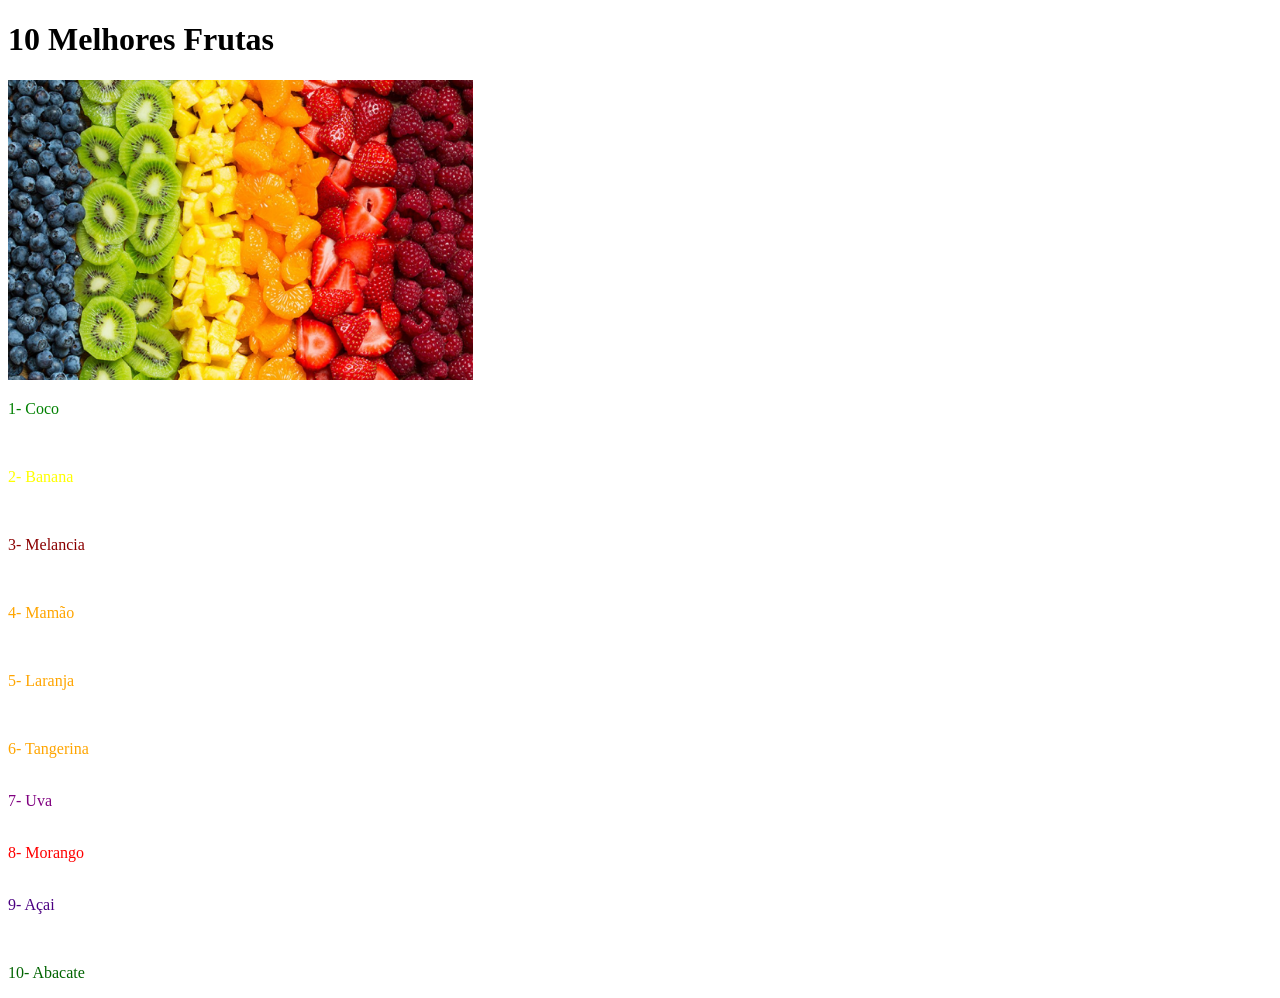
<file: HTML_CSS/best_fruits/index.html>
<!DOCTYPE html>
<html lang="en">
<head>
	<meta charset="UTF-8">
	<title>10 Melhores Frutas</title>
	</head>
		<body>
			<h1> 10 Melhores Frutas</h1>
            <header style="background-image:url('img/frutas.jpeg')"></header>
			<img src="img/frutas.jpeg" style="height:300px;">
 <br> <p style="Color:green">1- Coco <br></p>
 <br> <p style="Color:yellow">2- Banana <br></p>
 <br> <p style="Color:darkred">3- Melancia <br></p>
 <br> <p style="Color:orange">4- Mamão <br></p>
 <br> <p style="Color:orange">5- Laranja <br></p>
 <br> <p style="Color:orange">6- Tangerina <br>
 <br> <p style="Color:purple">7- Uva <br>
 <br> <p style="Color:red">8- Morango <br>
 <br> <p style="Color:indigo">9- Açai <br></p>
 <br> <p style="Color:darkgreen">10- Abacate <br></p>
			</body>
				</html>
</file>
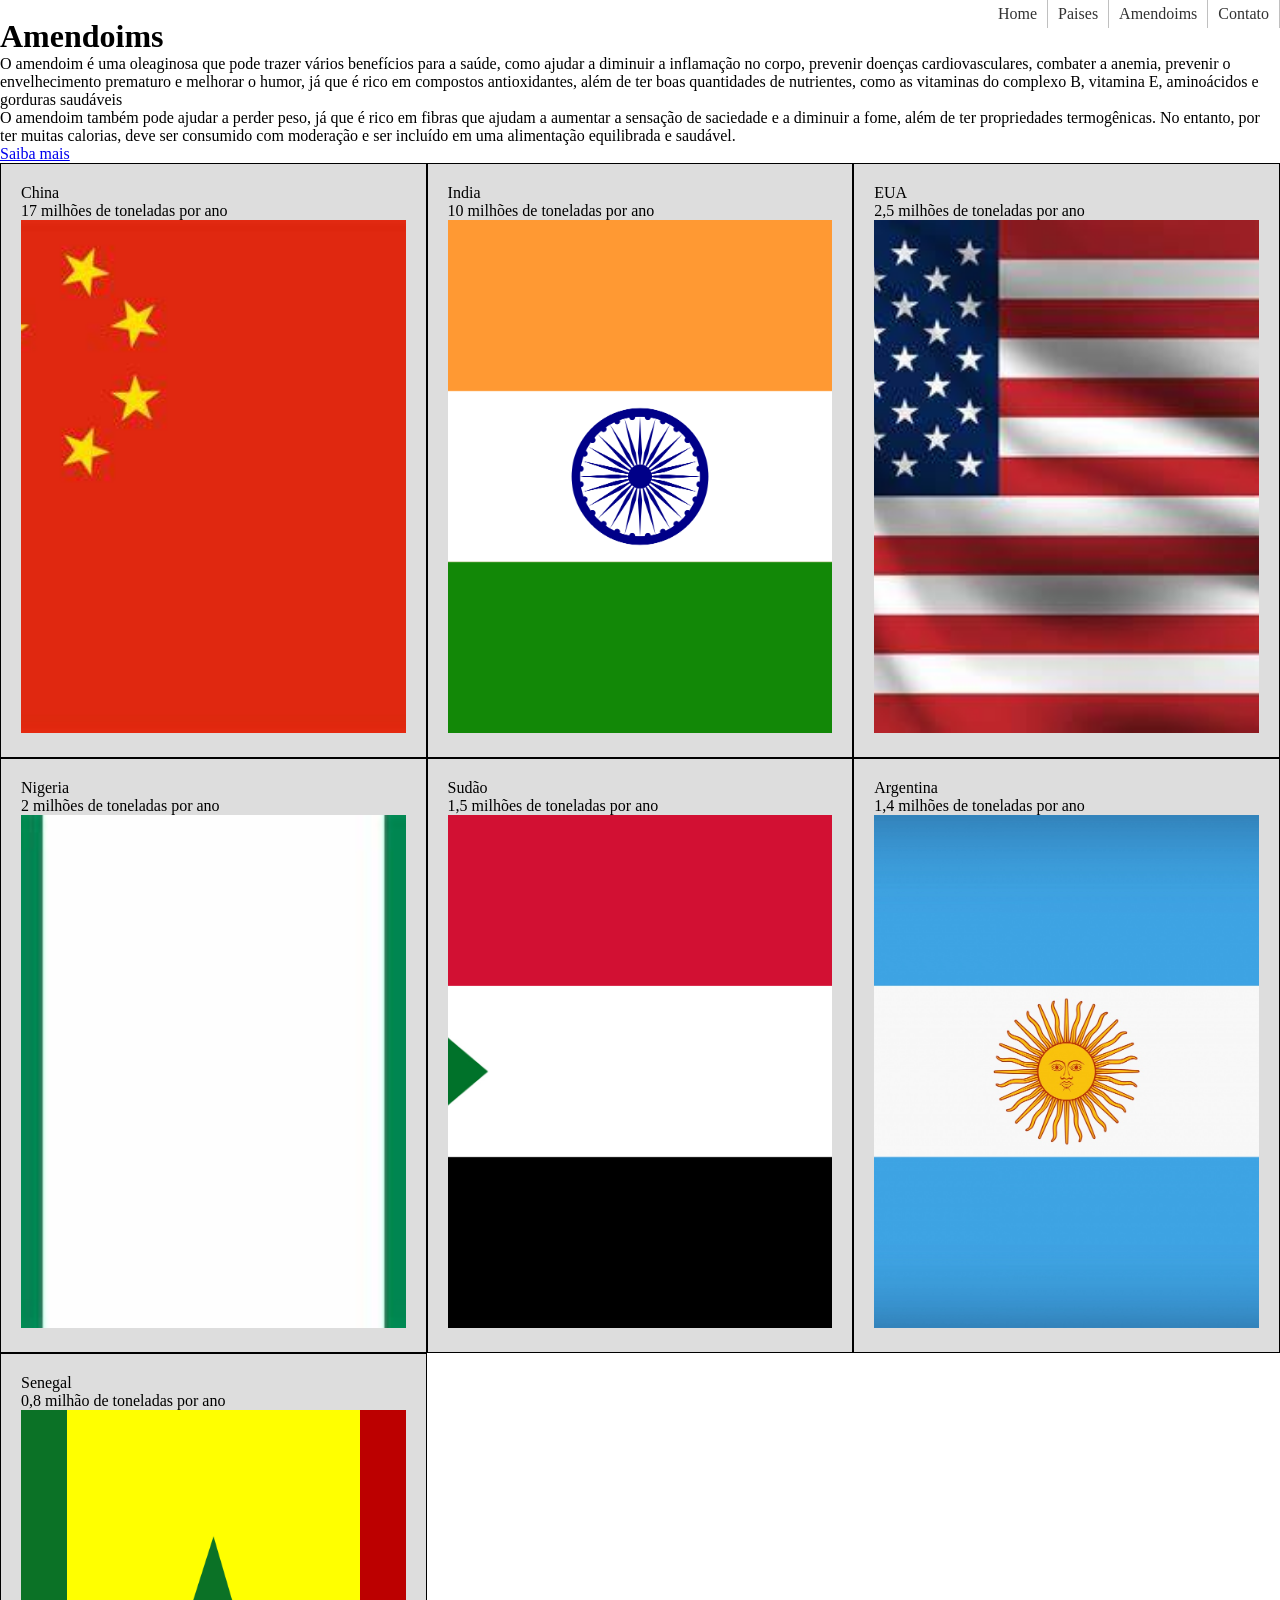
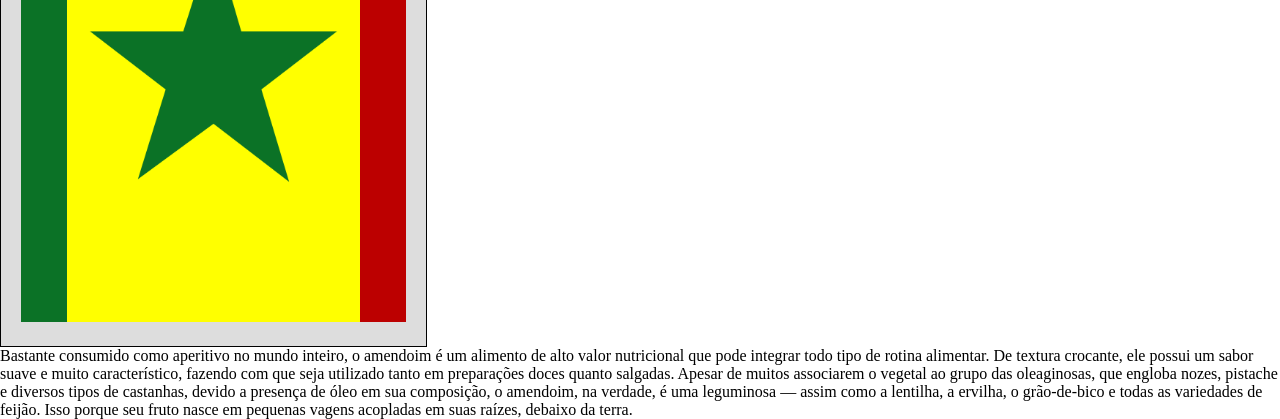
<file: HTML_CSS/peanuts_websites/Amendoims/index.html>
<!DOCTYPE html>
<html>
<head>
<meta charset="utf-8">
<meta name="viewport" content="width=device-width, initial-scale=1">
<link rel="stylesheet" type="text/css" href="Menu.css" media="screen" />
<title>amendoim</title>
<style>
		*{
			box-sizing: border-box;
		}
		.box{
			float: left;
			width: 33.33%;
			padding: 20px;
			background-color: #ddd;
			border: 1px solid black;
		}
		.box img{
			width: 100%;
			aspect-ratio: 3/4;
			object-fit: cover;
		}
	    .clearfix::after {
			content: "";
			clear: both;
			display: table;
		}
		.galeria {
			background-color: seagreen;
		}
		.titulo{
			font-size: 1.2em;
			border-bottom: ;
		}
		.Completo{
			display: block;
		}
		.Resumido{
			display: none;
		}

		@media screen and (max-width: 550px) {
			.box {
				float: left;
				width: 50%;
				padding: 10px;
				border: 1px solid black;
				background-color: #ddd;
			}
			.Completo{
				display: none;
			}
			.Resumido{
				display: block;
			}
	    }

</style>
</head>
<body>
<nav>
<ul class="menu">
<li><a href="#">Home</a></li>
<li><a href="#">Paises</a>
<ul>
<li><a href="#">China</a></li>
<li><a href="#">India</a></li>
<li><a href="#">EUA</a></li>
<li><a href="#">Nigeria</a></li>
<li><a href="#">Sudão</a></li>
<li><a href="#">Argentina</a></li>
</ul>
</li>
<li><a href="#">Amendoims</a></li>
<li><a href="#">Contato</a></li>
</ul>
</nav> <br>
<h1>Amendoims</h1>
<div class="Completo">
<p>
<p> O amendoim é uma oleaginosa que pode trazer vários benefícios para a saúde, como ajudar a diminuir a inflamação no corpo, prevenir doenças cardiovasculares, combater a anemia, prevenir o envelhecimento prematuro e melhorar o humor, já que é rico em compostos antioxidantes, além de ter boas quantidades de nutrientes, como as vitaminas do complexo B, vitamina E, aminoácidos e gorduras saudáveis
 
     <p>O amendoim também pode ajudar a perder peso, já que é rico em fibras que ajudam a aumentar a sensação de saciedade e a diminuir a fome, além de ter propriedades termogênicas. No entanto, por ter muitas calorias, deve ser consumido com moderação e ser incluído em uma alimentação equilibrada e saudável.
</p>
<a href="https://www.tuasaude.com/beneficios-do-amendoim/">Saiba mais</a>
</div>
<div class="Resumido">
<p>
			Esse alimento pode ser utilizado em várias receitas, como saladas, sobremesas, lanches, bolos e chocolates, além de também pode ser encontrado na forma de manteiga de amendoim, por exemplo, podendo ser facilmente encontrado nos supermercados.
</p>
<a href="https://www.minhavida.com.br/alimentacao/ingredientes/4668-amendoim">Saiba mais</a>
</div>

<section class="clearfix">
<div class ="box">
<p>China</p>
<p>17 milhões de toneladas por ano</p>
<img src="china.jpeg">
</div>

<div class="box">
<p>India</p>
<p>10 milhões de toneladas por ano</p>
<img src="india.png">
</div>

<div class="box">
<p>EUA</p>
<p>2,5 milhões de toneladas por ano</p>
<img src="eua.jpeg">
</div>

<div class="box">
<p>Nigeria<p>
<p>2 milhões de toneladas por ano<p>
<img src="nigeria.jpeg">
</div>

<div class="box">
<p>Sudão<p>
<p>1,5 milhões de toneladas por ano<p>
<img src="sudao.jpeg">
</div>

<div class="box">
<p>Argentina<p>
<p> 1,4 milhões de toneladas por ano<p>
<img src="argentina.jpeg">
</div>

<div class="box">
<p>Senegal<p>
<p>0,8 milhão de toneladas por ano<p>
<img src="senegal.png">
 
</div>
</section>
<p style="clear: left;">Bastante consumido como aperitivo no mundo inteiro, o amendoim é um alimento de alto valor nutricional que pode integrar todo tipo de rotina alimentar. De textura crocante, ele possui um sabor suave e muito característico, fazendo com que seja utilizado tanto em preparações doces quanto salgadas.

Apesar de muitos associarem o vegetal ao grupo das oleaginosas, que engloba nozes, pistache e diversos tipos de castanhas, devido a presença de óleo em sua composição, o amendoim, na verdade, é uma leguminosa — assim como a lentilha, a ervilha, o grão-de-bico e todas as variedades de feijão. Isso porque seu fruto nasce em pequenas vagens acopladas em suas raízes, debaixo da terra.</p>
</body>
</html>
</file>
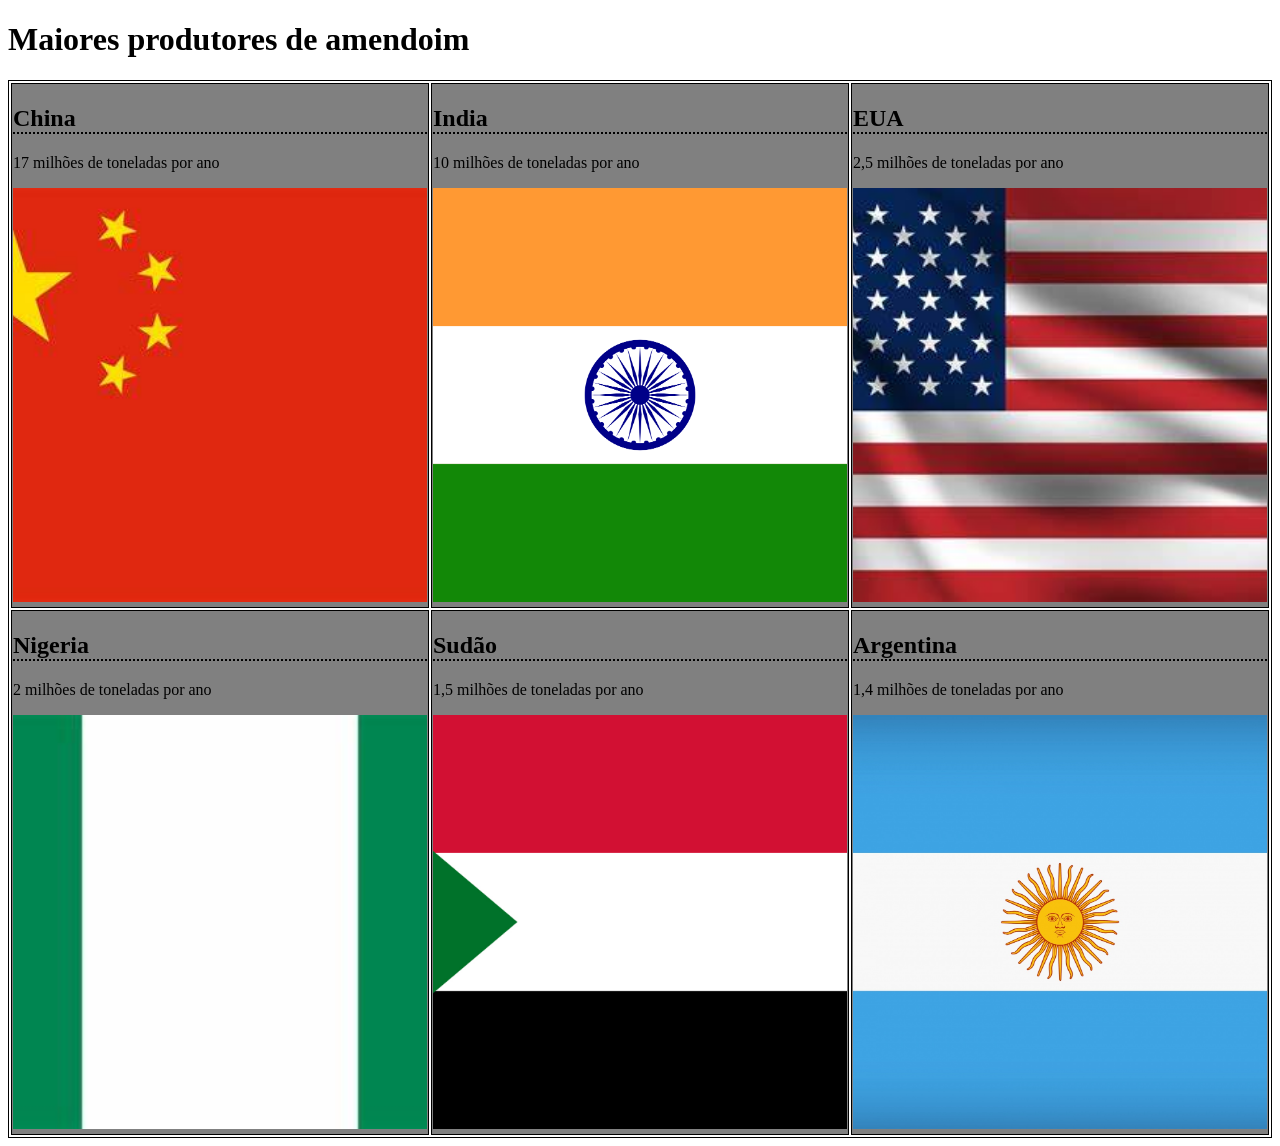
<file: HTML_CSS/peanuts_websites/Maiores produtores de amendoim/index.html>
<!DOCTYPE html>
<html>
<head>
	<meta charset="utf-8">
	<meta name="viewport" content="width=device-width, initial-scale=1">
	<title>Nothing</title>
	<style type="text/css">
		table{
			border: 1px solid;
			width: 100%;
		}

		td{
			border: 1px solid;
			width: 33.33%;
		}
		td{
			background-color: grey;
		}

		img {
			width:100%;
			aspect-ratio: 1/1;
			object-fit: cover;
		}
		h2 {
			border-bottom: 2px dotted black;	
		}

	</style>
</head>
<body>
	<h1>Maiores produtores de amendoim </h1>

	<table>
		<tr>
		   <td>
		     	<h2>China</h2>
		     	<p>17 milhões de toneladas por ano</p>
		     	<img src="china.jpeg">
		   </td>
		   <td>
		   	<h2>India</h2>
		     	<p>10 milhões de toneladas por ano</p>
		     	<img src="india.png">
		   </td>
		   <td>
		   	<h2>EUA</h2>
		     	<p>2,5 milhões de toneladas por ano</p>
		     	<img src="eua.jpeg">
		   </td>
		</tr>
		<tr>
		   <td><h2>Nigeria</h2>
		     	<p>2 milhões de toneladas por ano</p>
		     	<img src="nigeria.jpeg">
		     </td>
		   <td>
		   	<h2>Sudão</h2>
		     	<p>1,5 milhões de toneladas por ano</p>
		     	<img src="sudao.jpeg">
		   </td>
		   <td>
		   	<h2>Argentina</h2>
		     	<p>1,4 milhões de toneladas por ano</p>
		     	<img src="argentina.jpeg">
		   </td>
		</tr>

	</table>

</body>
</html>
</file>
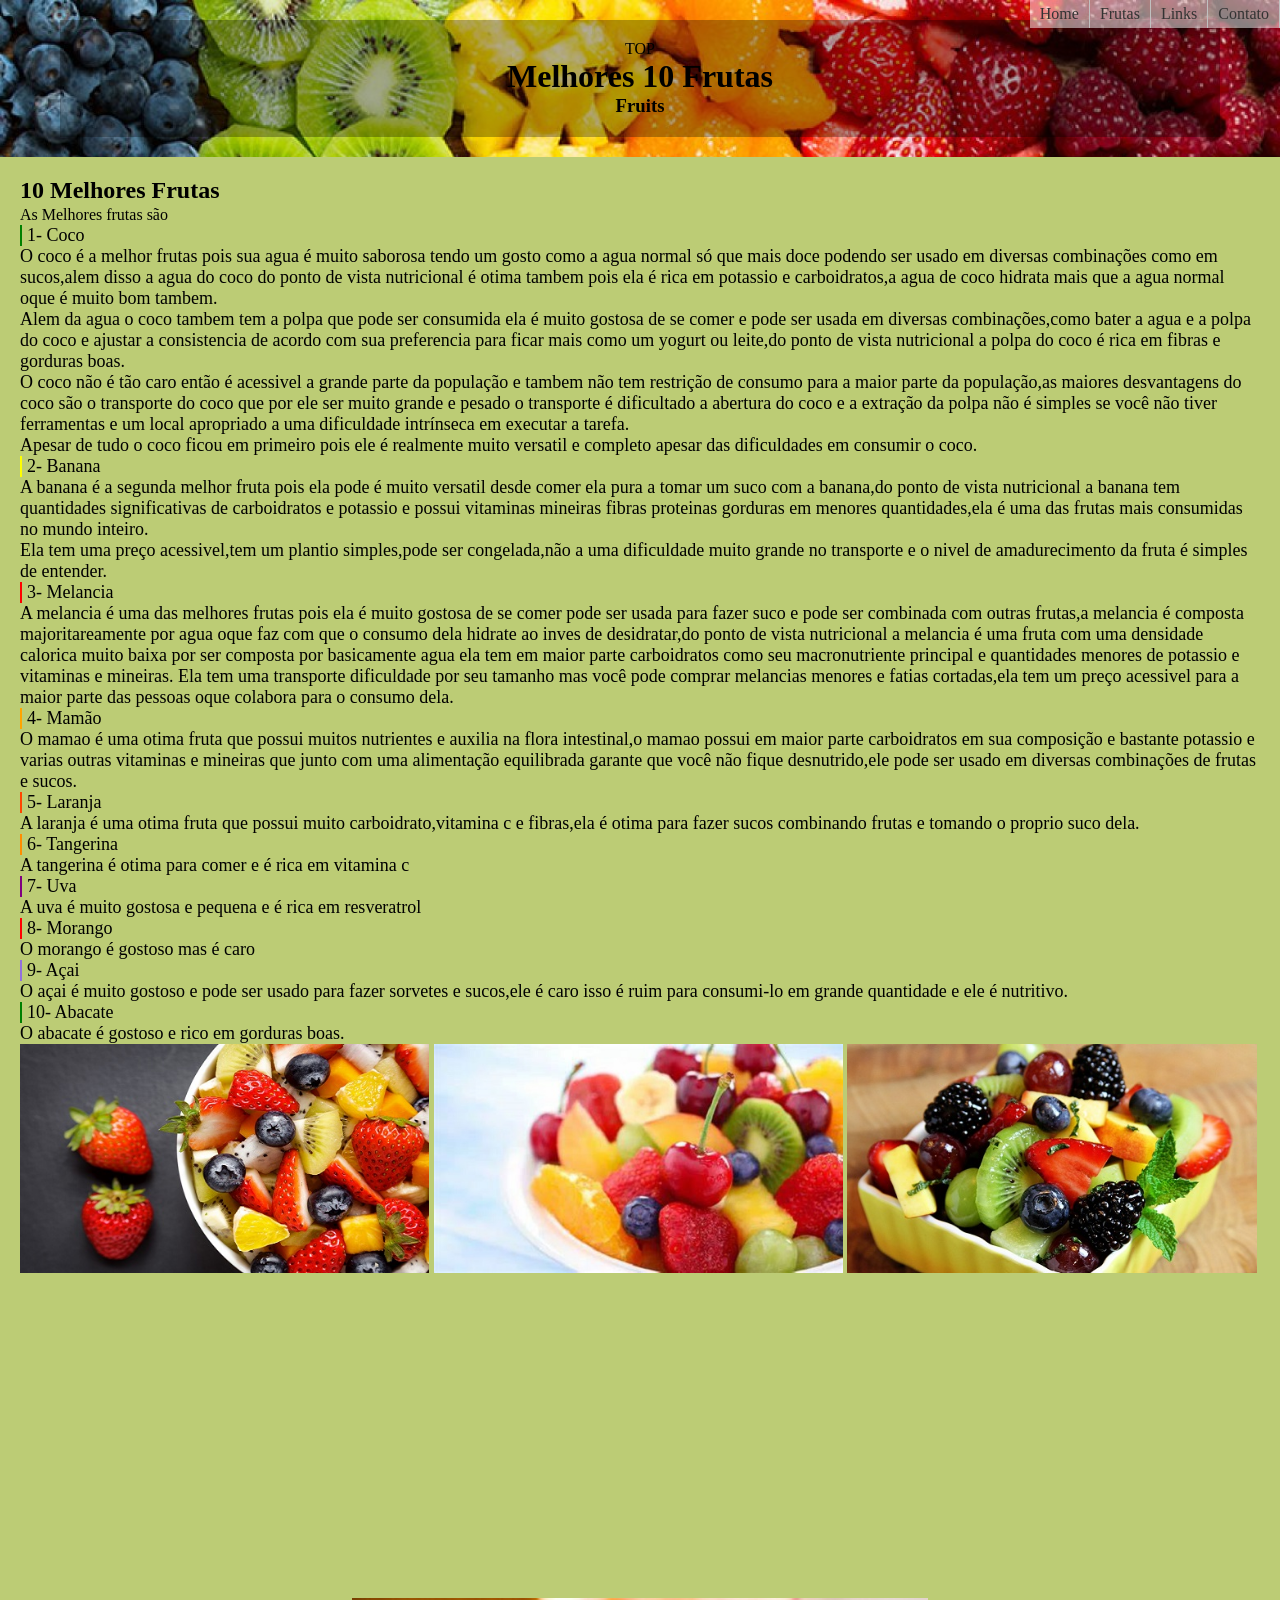
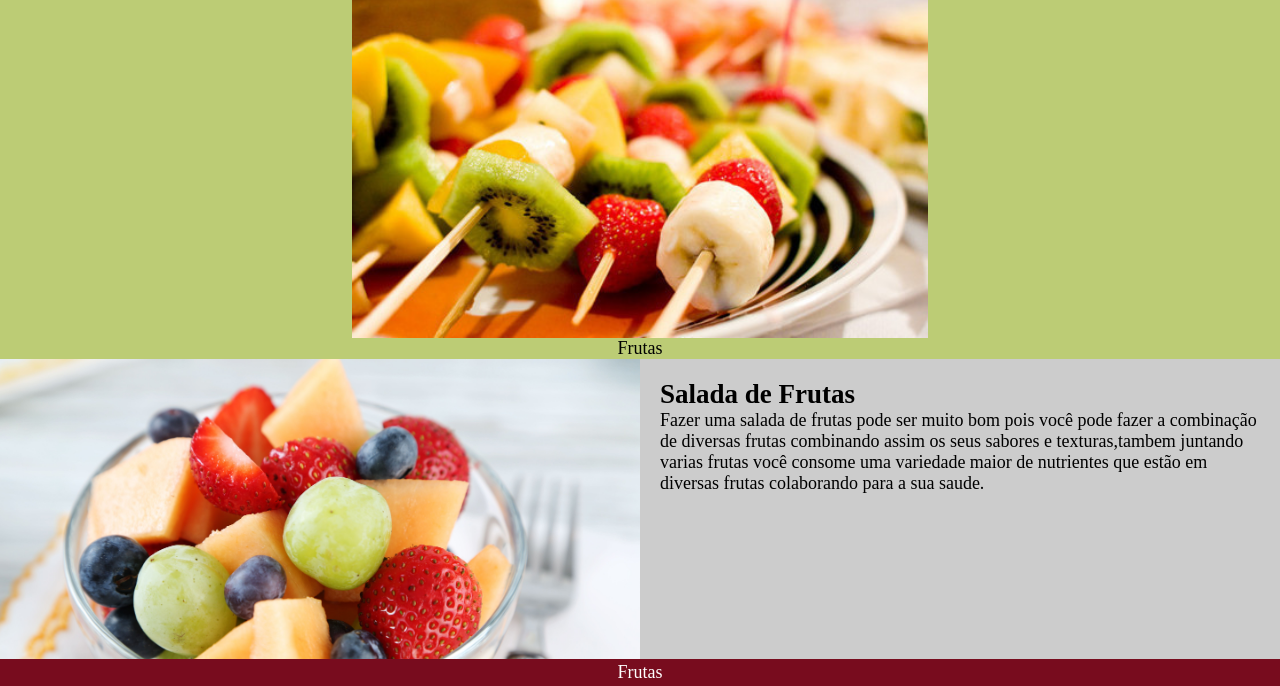
<file: HTML_CSS/best_fruits/index2.html>
<!DOCTYPE html> 
<html>
 <link rel="stylesheet" href="estrutura.css">
  <head>
    <meta charset="UTF-8">
  	<link rel="stylesheet" href="menu.css">
  	</head>
  	<body>
        <nav>
            <ul class="menu">
            <li><a href="#">Home</a></li>   
            <li><a href="#">Frutas</a>
               <ul>
                  <li><a href="#">Frutas 1</a></li>
                  <li><a href="#">Frutas 2</a></li>
                  <li><a href="#">Frutas 3</a></li>
                  <li><a href="#">Frutas 4</a></li>
            </ul>
          </li>
          <li><a href="#">Links</a></li>
          <li><a href="#">Contato</a></li>
        </ul>
      </nav>
  		<header>
  			<div style="background-color: rgba(0,0,0,0.3);padding:20px ">
  				TOP
  				<h1 style="margin:0px">Melhores 10 Frutas</h1>
  				<h3 style="margin:0px" >Fruits</h3>
  			</div>
  		</header>
      <section style="padding:20px;">
  		<h1>10 Melhores Frutas</h1>
  			
      <p>
      As Melhores frutas são

      <font size=4 face=Georgia><p style="border-left:solid 2px green;padding-left: 5px;">1- Coco</p>
      <p>O coco é a melhor frutas pois sua agua é muito saborosa tendo um gosto como a agua normal só que mais doce podendo ser usado em diversas combinações como em sucos,alem disso a agua do coco do ponto de vista nutricional é otima tambem pois ela é rica em potassio e carboidratos,a agua de coco hidrata mais que a agua normal oque é muito bom tambem.</p>


      <p>Alem da agua o coco tambem tem a polpa que pode ser consumida ela é muito gostosa de se comer e pode ser usada em diversas combinações,como bater a agua e a polpa do coco e ajustar a consistencia de acordo com sua preferencia para ficar mais como um yogurt ou leite,do ponto de vista nutricional a polpa do coco é rica em fibras e gorduras boas.</p>

      <p>O coco não é tão caro então é acessivel a grande parte da população e tambem não tem restrição de consumo para a maior parte da população,as maiores desvantagens do coco são o transporte do coco que por ele ser muito grande e pesado o transporte é dificultado a abertura do coco e a extração da polpa não é simples se você não tiver ferramentas e um local apropriado a uma dificuldade intrínseca em executar a tarefa.</p>

      <p>Apesar de tudo o coco ficou em primeiro pois ele é realmente muito versatil e completo apesar das dificuldades em consumir o coco.</p></font>
      <font size=4 face=Georgia><p style="border-left:solid 2px yellow;padding-left: 5px;">2- Banana</p>

            <font size=4 face=Georgia><p>A banana é a segunda melhor fruta pois ela pode é muito versatil desde comer ela pura a tomar um suco com a banana,do ponto de vista nutricional a banana tem quantidades significativas de carboidratos e potassio e possui vitaminas mineiras fibras proteinas gorduras em menores quantidades,ela é uma das frutas mais consumidas no mundo inteiro.</p>

      <p>Ela tem uma preço acessivel,tem um plantio simples,pode ser congelada,não a uma dificuldade muito grande no transporte e o nivel de amadurecimento da fruta é simples de entender.</p></font>

      <font size=4 face=Georgia><p style="border-left:solid 2px red;padding-left: 5px;">3- Melancia</p>

            <font size=4 face=Georgia><p>A melancia é uma das melhores frutas pois ela é muito gostosa de se comer pode ser usada para fazer suco e pode ser combinada com outras frutas,a melancia é composta majoritareamente por agua oque faz com que o consumo dela hidrate ao inves de desidratar,do ponto de vista nutricional a melancia é uma fruta com uma densidade calorica muito baixa por ser composta por basicamente agua ela tem em maior parte carboidratos como seu macronutriente principal e quantidades menores de potassio e vitaminas e mineiras.

      Ela tem uma transporte dificuldade por seu tamanho mas você pode comprar melancias menores e fatias cortadas,ela tem um preço acessivel para a maior parte das pessoas oque colabora para o consumo dela.</p></font>

      <font size=4 face=Georgia><p style="border-left:solid 2px orange;padding-left: 5px;">4- Mamão</p>

            <font size=4 face=Georgia><p>O mamao é uma otima fruta que possui muitos nutrientes e auxilia na flora intestinal,o mamao possui em maior parte carboidratos em sua composição e bastante potassio e varias outras vitaminas e mineiras que junto com uma alimentação equilibrada garante que você não fique desnutrido,ele pode ser usado em diversas combinações de frutas e sucos.</p></font>

      <font size=4 face=Georgia><p style="border-left:solid 2px orangered;padding-left: 5px;">5- Laranja</p> 

            <font size=4 face=Georgia><p>A laranja é uma otima fruta que possui muito carboidrato,vitamina c e fibras,ela é otima para fazer sucos combinando frutas e tomando o proprio suco dela.</p></font>

      <font size=4 face=Georgia><p style="border-left:solid 2px darkorange;padding-left: 5px;">6- Tangerina</p> 

            <font size=4 face=Georgia><p>A tangerina é otima para comer e é rica em vitamina c</p></font>

      <font size=4 face=Georgia><p style="border-left:solid 2px purple;padding-left: 5px;">7- Uva</p> 

            <font size=4 face=Georgia><p>A uva é muito gostosa e pequena e é rica em resveratrol</p></font>

      <font size=4 face=Georgia><p style="border-left:solid 2px red;padding-left: 5px;">8- Morango</p>

      <font size=4 face=Georgia><p>O morango é gostoso mas é caro </p></font>

      <font size=4 face=Georgia><p style="border-left:solid 2px mediumpurple;padding-left: 5px;">9- Açai</p>

      <font size=4 face=Georgia><p>O açai é muito gostoso e pode ser usado para fazer sorvetes e sucos,ele é caro isso é ruim para consumi-lo em grande quantidade e ele é nutritivo.</p></font>

      <font size=4 face=Georgia><p style="border-left:solid 2px green;padding-left: 5px;">10- Abacate</p>

      <font size=4 face=Georgia><p>O abacate é gostoso e rico em gorduras boas.</p></font>

      </p>

  		<img src="img/fruta1.jpg" width="33%">
  		<img src="img/frutas5.jpg" width="33%">
      <img src="img/frutas3.jpg" width="33%">
    
    </section>

    <section class="destaque">
    </section>    

      <img src="img/frutas7.jpg" ;margin: auto class="center">

      <section class="bloco">
      Frutas
    </section>

   <section class="clearfix">
        <div class="box boxComFundo" style="background-color:#bbb">        
        </div>
        <div class="box" style="background-color:#ccc">
              <h2>Salada de Frutas</h2>
              <p>Fazer uma salada de frutas pode ser muito bom pois você pode fazer a combinação de diversas frutas combinando assim os seus sabores e texturas,tambem juntando varias frutas você consome uma variedade maior de nutrientes que estão em diversas frutas colaborando para a sua saude. </p>
        </div>
    </section>

    <footer>
      
  <p>Frutas<br>
  

</footer>

  	</body>
</html>
</file>
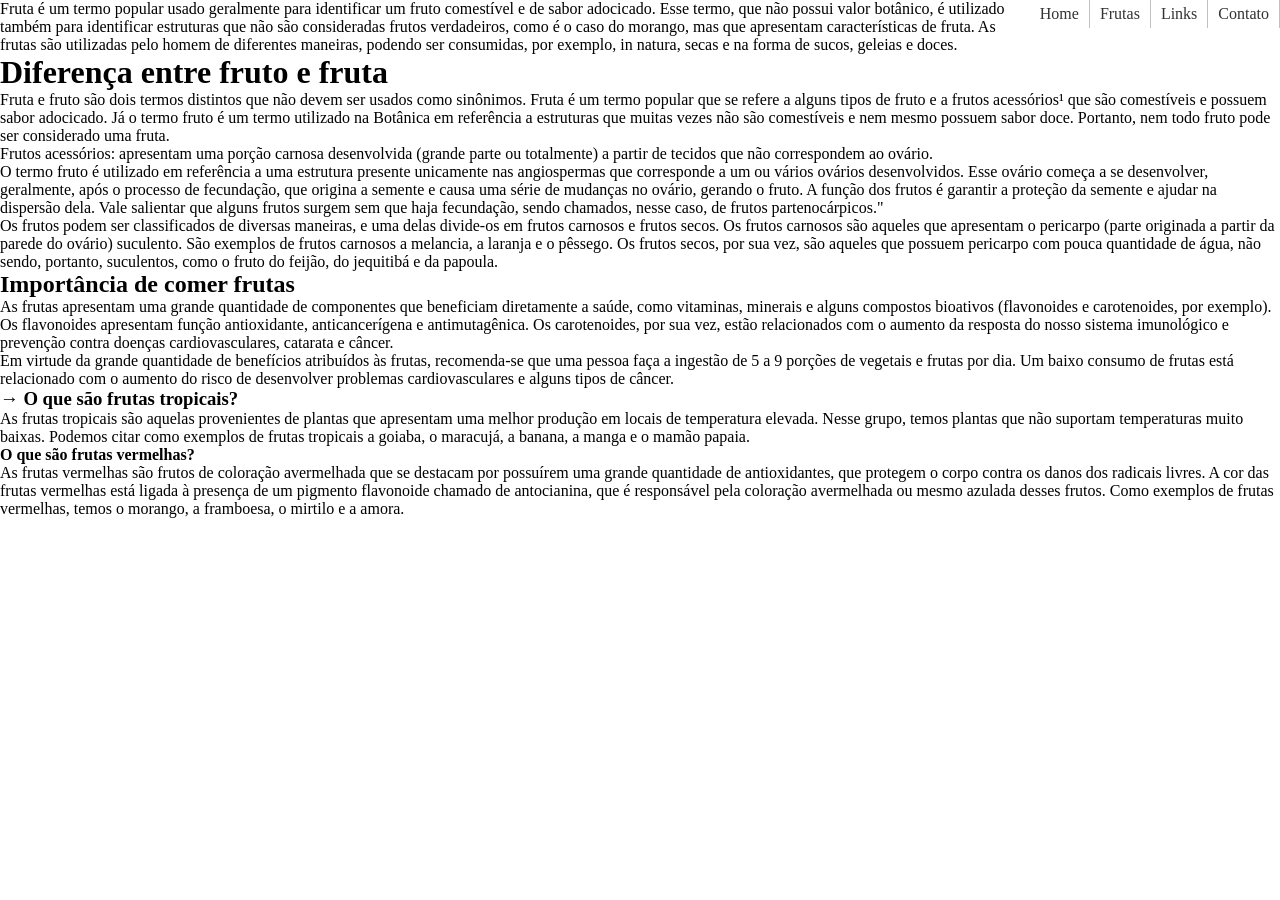
<file: HTML_CSS/best_fruits/pagina.html>
<!DOCTYPE html>
<html>

    <head>
      <meta charset="UTF-8">
    <link rel="stylesheet" href="menu.css">
    </head>
    <body>
         <nav>
            <ul class="menu">
            <li><a href="#">Home</a></li>   
            <li><a href="#">Frutas</a>
               <ul>
                  <li><a href="#">Frutas 1</a></li>
                  <li><a href="#">Frutas 2</a></li>
                  <li><a href="#">Frutas 3</a></li>
                  <li><a href="#">Frutas 4</a></li>
            </ul>
          </li>
          <li><a href="#">Links</a></li>
          <li><a href="#">Contato</a></li>
        </ul>
      </nav>
      <style>
        header  
         {
          background-image: url('img/frutas.jpeg');       
        background-size: cover;
        padding: 20px 60px;
        text-align: center;
      }
      </style>
      <p>Fruta é um termo popular usado geralmente para identificar um fruto comestível e de sabor adocicado. Esse termo, que não possui valor botânico, é utilizado também para identificar estruturas que não são consideradas frutos verdadeiros, como é o caso do morango, mas que apresentam características de fruta. As frutas são utilizadas pelo homem de diferentes maneiras, podendo ser consumidas, por exemplo, in natura, secas e na forma de sucos, geleias e doces.</p>

      <h1>Diferença entre fruto e fruta</h1>

      <p>Fruta e fruto são dois termos distintos que não devem ser usados como sinônimos. Fruta é um termo popular que se refere a alguns tipos de fruto e a frutos acessórios¹ que são comestíveis e possuem sabor adocicado. Já o termo fruto é um termo utilizado na Botânica em referência a estruturas que muitas vezes não são comestíveis e nem mesmo possuem sabor doce. Portanto, nem todo fruto pode ser considerado uma fruta.</p>

      <p>Frutos acessórios: apresentam uma porção carnosa desenvolvida (grande parte ou totalmente) a partir de tecidos que não correspondem ao ovário.</p>

      <p>O termo fruto é utilizado em referência a uma estrutura presente unicamente nas angiospermas que corresponde a um ou vários ovários desenvolvidos. Esse ovário começa a se desenvolver, geralmente, após o processo de fecundação, que origina a semente e causa uma série de mudanças no ovário, gerando o fruto. A função dos frutos é garantir a proteção da semente e ajudar na dispersão dela. Vale salientar que alguns frutos surgem sem que haja fecundação, sendo chamados, nesse caso, de frutos partenocárpicos."</p>

      <p>Os frutos podem ser classificados de diversas maneiras, e uma delas divide-os em frutos carnosos e frutos secos. Os frutos carnosos são aqueles que apresentam o pericarpo (parte originada a partir da parede do ovário) suculento. São exemplos de frutos carnosos a melancia, a laranja e o pêssego. Os frutos secos, por sua vez, são aqueles que possuem pericarpo com pouca quantidade de água, não sendo, portanto, suculentos, como o fruto do feijão, do jequitibá e da papoula.</p>



      <h2>Importância de comer frutas</h2>

      <p>As frutas apresentam uma grande quantidade de componentes que beneficiam diretamente a saúde, como vitaminas, minerais e alguns compostos bioativos (flavonoides e carotenoides, por exemplo). Os flavonoides apresentam função antioxidante, anticancerígena e antimutagênica. Os carotenoides, por sua vez, estão relacionados com o aumento da resposta do nosso sistema imunológico e prevenção contra doenças cardiovasculares, catarata e câncer.</p>

      <p>Em virtude da grande quantidade de benefícios atribuídos às frutas, recomenda-se que uma pessoa faça a ingestão de 5 a 9 porções de vegetais e frutas por dia. Um baixo consumo de frutas está relacionado com o aumento do risco de desenvolver problemas cardiovasculares e alguns tipos de câncer.</p>

      <h3>→ O que são frutas tropicais?</h3>

      <p>As frutas tropicais são aquelas provenientes de plantas que apresentam uma melhor produção em locais de temperatura elevada. Nesse grupo, temos plantas que não suportam temperaturas muito baixas. Podemos citar como exemplos de frutas tropicais a goiaba, o maracujá, a banana, a manga e o mamão papaia.</p>

      <h4> O que são frutas vermelhas?</h4>

      <p>As frutas vermelhas são frutos de coloração avermelhada que se destacam por possuírem uma grande quantidade de antioxidantes, que protegem o corpo contra os danos dos radicais livres. A cor das frutas vermelhas está ligada à presença de um pigmento flavonoide chamado de antocianina, que é responsável pela coloração avermelhada ou mesmo azulada desses frutos. Como exemplos de frutas vermelhas, temos o morango, a framboesa, o mirtilo e a amora.</p>
</file>
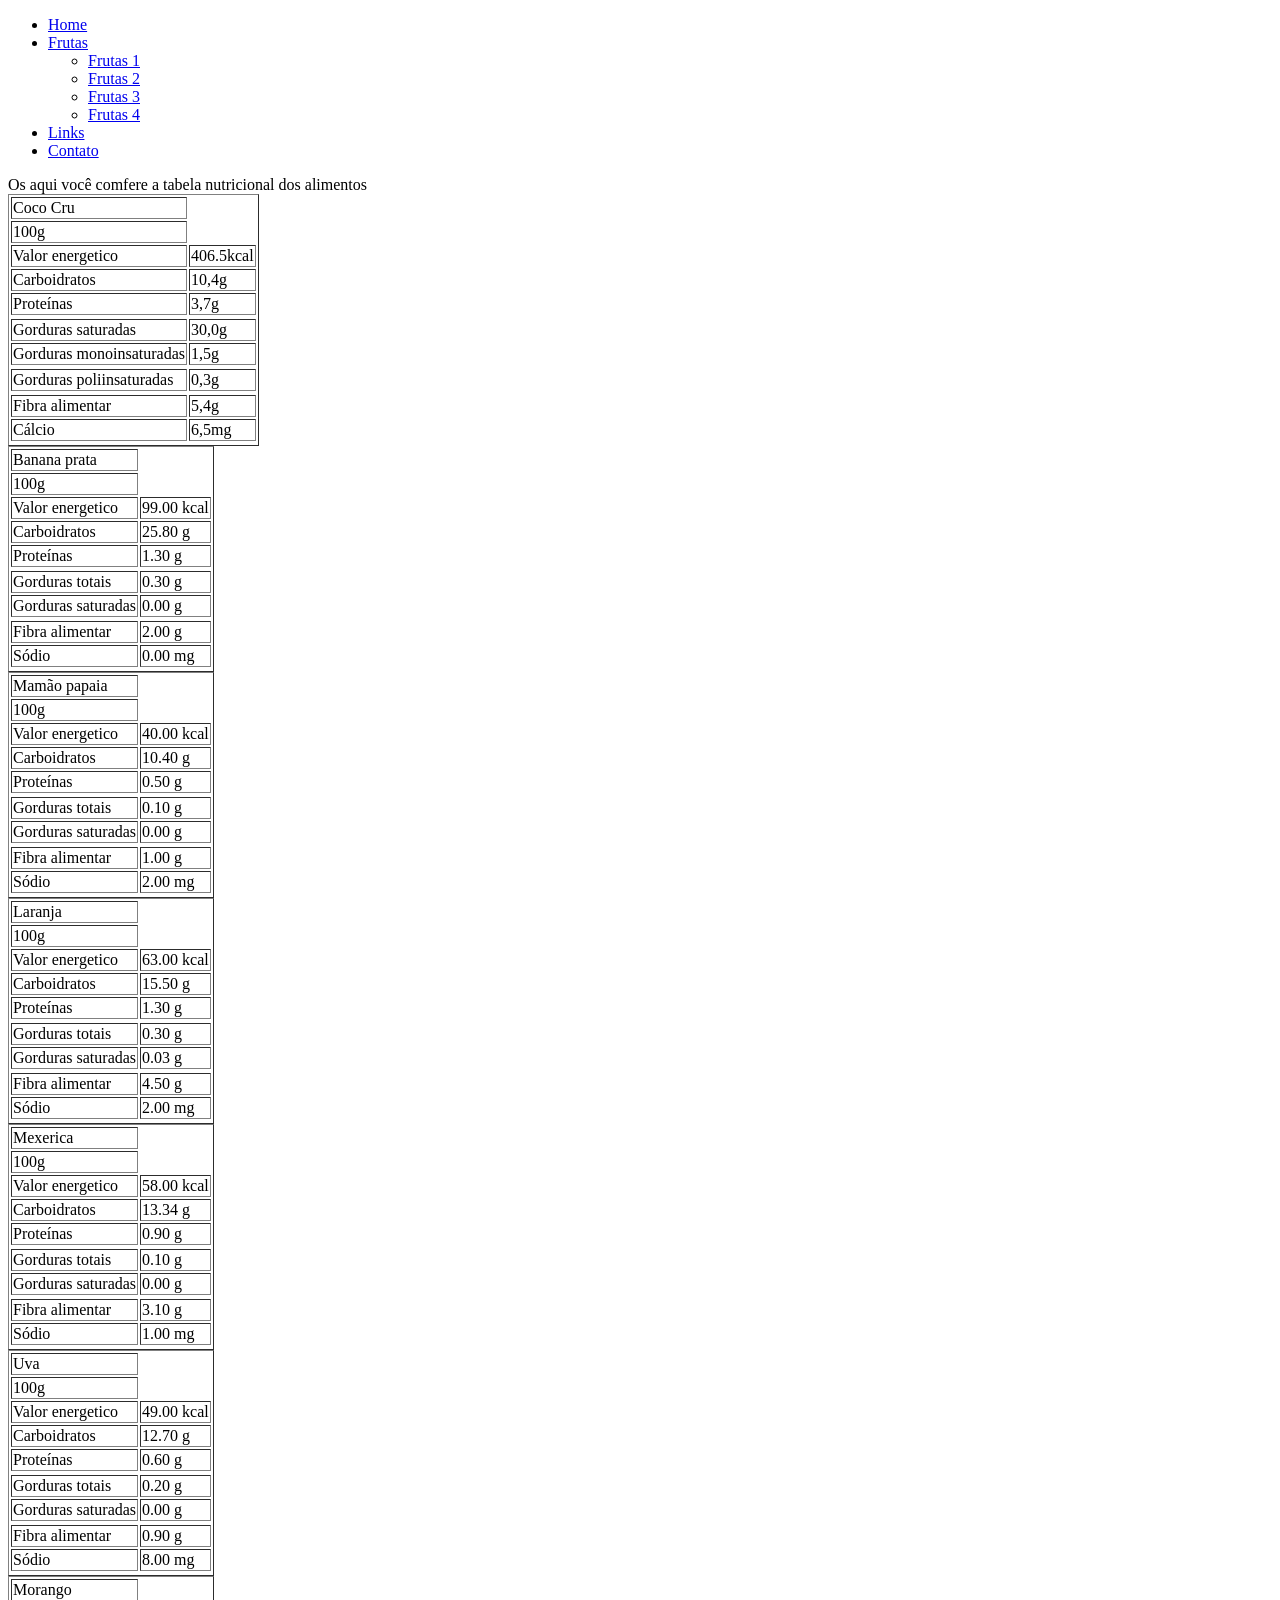
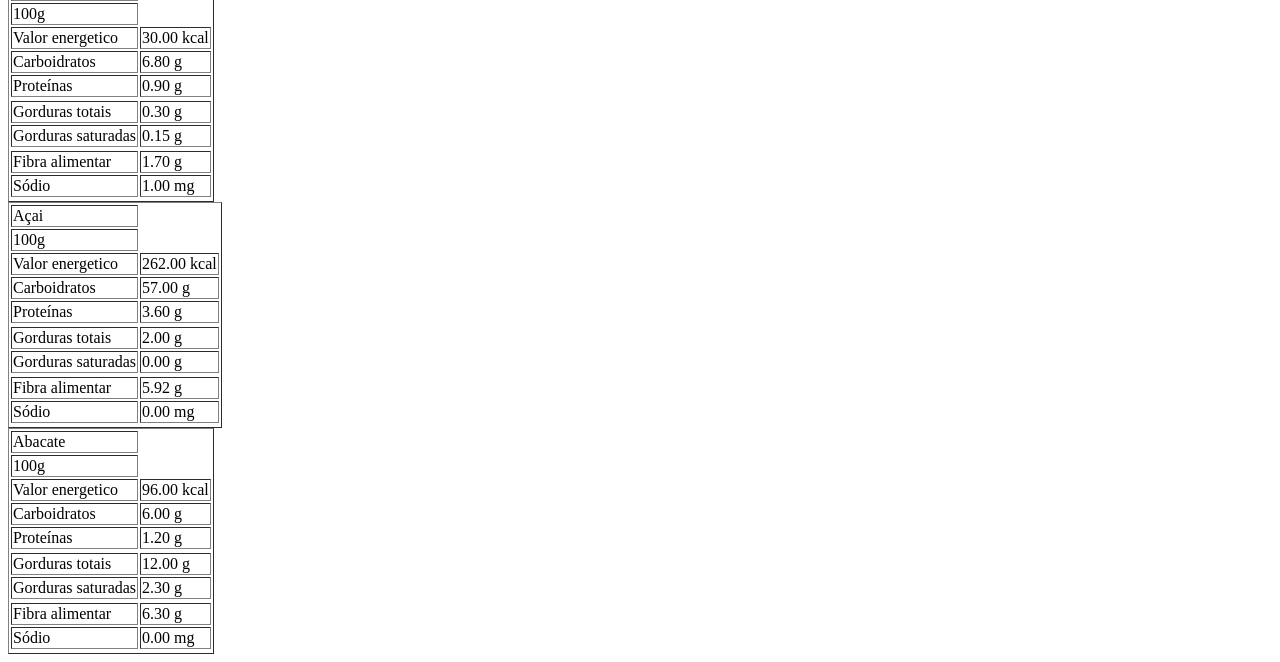
<file: HTML_CSS/best_fruits/tabela.html>
<!DOCTYPE html>
<!DOCTYPE html>
<html>
<head>
	<meta charset="UTF-8">
	<meta name="viewport" content="width=device-width, initial-scale=1">

	<nav>
            <ul class="menu">
            <li><a href="#">Home</a></li>   
            <li><a href="#">Frutas</a>
               <ul>
                  <li><a href="#">Frutas 1</a></li>
                  <li><a href="#">Frutas 2</a></li>
                  <li><a href="#">Frutas 3</a></li>
                  <li><a href="#">Frutas 4</a></li>
            </ul>
          </li>
          <li><a href="#">Links</a></li>
          <li><a href="#">Contato</a></li>
        </ul>
      </nav>

	<title> Tabelas</title>
	Os aqui você comfere a tabela nutricional dos alimentos

	<table border="1px solid black">
		<tr>
			<td>Coco Cru</td>

		</tr>
		<tr>
			<td>100g</td>
		</tr>
			<td>Valor energetico</td>
			<td>406.5kcal</td>
		
		</tr>
			<td>Carboidratos</td>
			<td>10,4g</td>
		<tr>
			<td>Proteínas</td>	
			<td>3,7g</td>
		<tr>
		</tr>
			<td>Gorduras saturadas</td>
			<td>30,0g</td>
		<tr>
			<td>Gorduras monoinsaturadas</td>	
			<td>1,5g</td>
		<tr>
		<tr>
			<td>Gorduras poliinsaturadas</td>	
			<td>0,3g</td>
		<tr>
		</tr>
			<td>Fibra alimentar</td>
			<td>5,4g</td>
		<tr>
			<td>Cálcio</td>	
			<td>6,5mg</td>
		<tr>
			
			
	</table>

	<table border="1px solid black">
		<tr>
			<td>Banana prata</td>

		</tr>
		<tr>
			<td>100g</td>
		</tr>
			<td>Valor energetico</td>
			<td>99.00 kcal</td>
		
		</tr>
			<td>Carboidratos</td>
			<td>25.80 g</td>
		<tr>
			<td>Proteínas</td>	
			<td>1.30 g</td>
		<tr>
		</tr>
			<td>Gorduras totais</td>
			<td>0.30 g</td>
		<tr>
			<td>Gorduras saturadas</td>	
			<td>0.00 g</td>
		<tr>
		<tr>
			<td>Fibra alimentar</td>	
			<td>2.00 g</td>
		<tr>
			<td>Sódio</td>	
			<td>0.00 mg</td>
		<tr>
			
			
	</table>

	</table>

	<table border="1px solid black">
		<tr>
			<td>Mamão papaia</td>

		</tr>
		<tr>
			<td>100g</td>
		</tr>
			<td>Valor energetico</td>
			<td>40.00 kcal</td>
		
		</tr>
			<td>Carboidratos</td>
			<td>10.40 g</td>
		<tr>
			<td>Proteínas</td>	
			<td>0.50 g</td>
		<tr>
		</tr>
			<td>Gorduras totais</td>
			<td>0.10 g</td>
		<tr>
			<td>Gorduras saturadas</td>	
			<td>0.00 g</td>
		<tr>
		<tr>
			<td>Fibra alimentar</td>	
			<td>1.00 g</td>
		<tr>
			<td>Sódio</td>	
			<td>2.00 mg</td>
		<tr>
			
			
	</table>

	</table>

	<table border="1px solid black">
		<tr>
			<td>Laranja</td>

		</tr>
		<tr>
			<td>100g</td>
		</tr>
			<td>Valor energetico</td>
			<td>63.00 kcal</td>
		
		</tr>
			<td>Carboidratos</td>
			<td>15.50 g</td>
		<tr>
			<td>Proteínas</td>	
			<td>1.30 g</td>
		<tr>
		</tr>
			<td>Gorduras totais</td>
			<td>0.30 g</td>
		<tr>
			<td>Gorduras saturadas</td>	
			<td>0.03 g</td>
		<tr>
		<tr>
			<td>Fibra alimentar</td>	
			<td>4.50 g</td>
		<tr>
			<td>Sódio</td>	
			<td>2.00 mg</td>
		<tr>
			
			
	</table>

</table>

	<table border="1px solid black">
		<tr>
			<td>Mexerica</td>

		</tr>
		<tr>
			<td>100g</td>
		</tr>
			<td>Valor energetico</td>
			<td>58.00 kcal</td>
		
		</tr>
			<td>Carboidratos</td>
			<td>13.34 g</td>
		<tr>
			<td>Proteínas</td>	
			<td>0.90 g</td>
		<tr>
		</tr>
			<td>Gorduras totais</td>
			<td>0.10 g</td>
		<tr>
			<td>Gorduras saturadas</td>	
			<td>0.00 g</td>
		<tr>
		<tr>
			<td>Fibra alimentar</td>	
			<td>3.10 g</td>
		<tr>
			<td>Sódio</td>	
			<td>1.00 mg</td>
		<tr>
			
			
	</table>

	</table>

	<table border="1px solid black">
		<tr>
			<td>Uva </td>

		</tr>
		<tr>
			<td>100g</td>
		</tr>
			<td>Valor energetico</td>
			<td>49.00 kcal</td>
		
		</tr>
			<td>Carboidratos</td>
			<td>12.70 g</td>
		<tr>
			<td>Proteínas</td>	
			<td>0.60 g</td>
		<tr>
		</tr>
			<td>Gorduras totais</td>
			<td>0.20 g</td>
		<tr>
			<td>Gorduras saturadas</td>	
			<td>0.00 g</td>
		<tr>
		<tr>
			<td>Fibra alimentar</td>	
			<td>0.90 g</td>
		<tr>
			<td>Sódio</td>	
			<td>8.00 mg</td>
		<tr>
			
			
	</table>

</table>

	<table border="1px solid black">
		<tr>
			<td>Morango </td>

		</tr>
		<tr>
			<td>100g</td>
		</tr>
			<td>Valor energetico</td>
			<td>30.00 kcal</td>
		
		</tr>
			<td>Carboidratos</td>
			<td>6.80 g</td>
		<tr>
			<td>Proteínas</td>	
			<td>0.90 g</td>
		<tr>
		</tr>
			<td>Gorduras totais</td>
			<td>0.30 g</td>
		<tr>
			<td>Gorduras saturadas</td>	
			<td>0.15 g</td>
		<tr>
		<tr>
			<td>Fibra alimentar</td>	
			<td>1.70 g</td>
		<tr>
			<td>Sódio</td>	
			<td>1.00 mg</td>
		<tr>
			
			
	</table>

</table>

	<table border="1px solid black">
		<tr>
			<td>Açai </td>

		</tr>
		<tr>
			<td>100g</td>
		</tr>
			<td>Valor energetico</td>
			<td>262.00 kcal</td>
		
		</tr>
			<td>Carboidratos</td>
			<td>57.00 g</td>
		<tr>
			<td>Proteínas</td>	
			<td>3.60 g</td>
		<tr>
		</tr>
			<td>Gorduras totais</td>
			<td>2.00 g</td>
		<tr>
			<td>Gorduras saturadas</td>	
			<td>0.00 g</td>
		<tr>
		<tr>
			<td>Fibra alimentar</td>	
			<td>5.92 g</td>
		<tr>
			<td>Sódio</td>	
			<td>0.00 mg</td>
		<tr>
			
			
	</table>

</table>

	<table border="1px solid black">
		<tr>
			<td>Abacate </td>

		</tr>
		<tr>
			<td>100g</td>
		</tr>
			<td>Valor energetico</td>
			<td>96.00 kcal</td>
		
		</tr>
			<td>Carboidratos</td>
			<td>6.00 g</td>
		<tr>
			<td>Proteínas</td>	
			<td>1.20 g</td>
		<tr>
		</tr>
			<td>Gorduras totais</td>
			<td>12.00 g</td>
		<tr>
			<td>Gorduras saturadas</td>	
			<td>2.30 g</td>
		<tr>
		<tr>
			<td>Fibra alimentar</td>	
			<td>6.30 g</td>
		<tr>
			<td>Sódio</td>	
			<td>0.00 mg</td>
		<tr>
			
			
	</table>



</head>
<body>

</body>
</html>
</file>
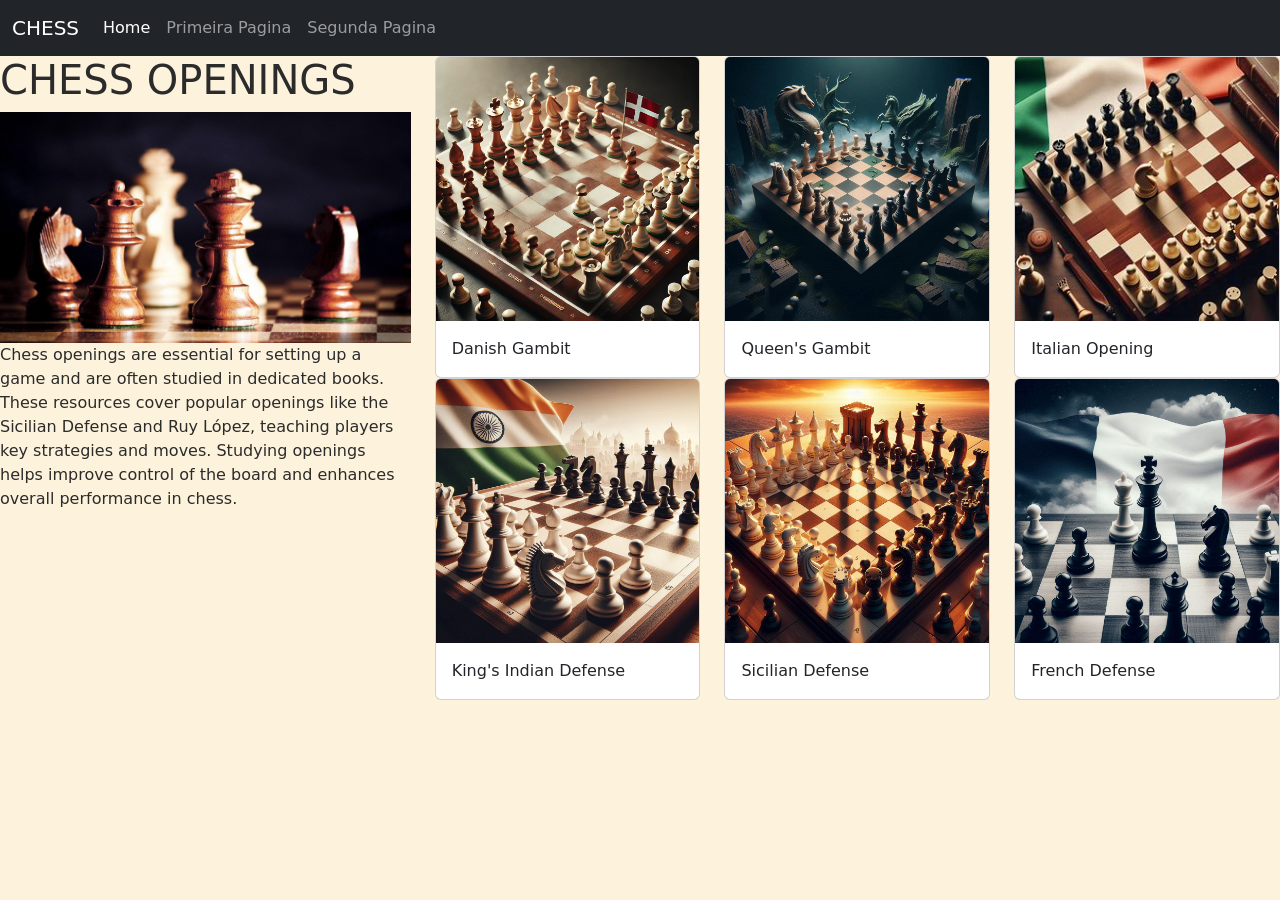
<file: HTML_CSS/chess_website/projeto final/index2.html>
<!DOCTYPE html>
<html>
<head>
	<meta charset="utf-8">
	<meta name="viewport" content="width=device-width, initial-scale=1">
	<title>Chess openings</title>
	<link href="https://cdn.jsdelivr.net/npm/bootstrap@5.3.0/dist/css/bootstrap.min.css" rel="stylesheet">

	<style type="text/css">
        body {
        	background-color: #fdf3dd;
        }

		header {
			
            color: #2b2b2b; /* Define a cor do texto */
            text-align: left;
            font-size: 1rem;
		}

		

	</style>
</head>
<body>
	<nav class="navbar navbar-expand-lg bg-dark" data-bs-theme="dark">
	  <div class="container-fluid">
	    <a class="navbar-brand" href="#">CHESS</a>
	    <button class="navbar-toggler" type="button" data-bs-toggle="collapse" data-bs-target="#navbarNav" aria-controls="navbarNav" aria-expanded="false" aria-label="Toggle navigation">
	      <span class="navbar-toggler-icon"></span>
	    </button>
	    <div class="collapse navbar-collapse" id="navbarNav">
	      <ul class="navbar-nav">
	        <li class="nav-item">
	          <a class="nav-link active" aria-current="page" href="index.html">Home</a>
	        </li>
	        <li class="nav-item">
	          <a class="nav-link" href="index2.html">Primeira Pagina</a>
	        </li>
	        <li class="nav-item">
	          <a class="nav-link" href="index3.html">Segunda Pagina</a>
	        </li>	       
	      </ul>
	    </div>
	  </div>
	</nav>
	<header class="row">
		<div class="col-md-4">
			<h1>CHESS OPENINGS</h1>
			<img src="backgroundchess1.jpg" class="card-img-top" alt="...">
			<div class="justify-content-start">
				<p class="text-start">
				Chess openings are essential for setting up a game and are often studied in dedicated books. These resources cover popular openings like the Sicilian Defense and Ruy López, teaching players key strategies and moves. Studying openings helps improve control of the board and enhances overall performance in chess.</p>
			</div>
		</div>	
		<div class="col-md-8">
			<div class="row">	
				<div class="col-md-4">	
					<div class="card" style="width: 100%">
	         		  <img src="openings/danishgambit.webp" class="card-img-top" alt="...">
					  <div class="card-body">
					    <p class="card-text">Danish Gambit</p>
					  </div>
					</div>
				</div>


				<div class="col-md-4">	
					<div class="card" style="width: 100%">
	         		  <img src="openings/queen's gambit3.jpg" class="card-img-top" alt="...">
					  <div class="card-body">
					    <p class="card-text">Queen's Gambit</p>
					  </div>
					</div>
				</div>

				<div class="col-md-4">	
					<div class="card" style="width: 100%">
	         		  <img src="openings/italian opening6.jpg" class="card-img-top" alt="...">
					  <div class="card-body">
					    <p class="card-text">Italian Opening</p>
					  </div>
					</div>
				</div>

				<div class="col-md-4">	
					<div class="card" style="width: 100%">
	         		  <img src="openings/king's indian defense4.jpg" class="card-img-top" alt="...">
					  <div class="card-body">
					    <p class="card-text">King's Indian Defense </p>
					  </div>
					</div>
				</div>

				<div class="col-md-4">	
					<div class="card" style="width: 100%">
	         		  <img src="openings/siciliandefense.jpg" class="card-img-top" alt="...">
					  <div class="card-body">
					    <p class="card-text">Sicilian Defense</p>
					  </div>
					</div>
				</div>

				<div class="col-md-4">	
					<div class="card" style="width: 100%">
	         		  <img src="openings/french defense.jpg" class="card-img-top" alt="...">
					  <div class="card-body">
					    <p class="card-text">French Defense</p>
					  </div>
					</div>
				</div>


			</div>
				
		</div>
	
	</header>

</body>
</html>
</file>
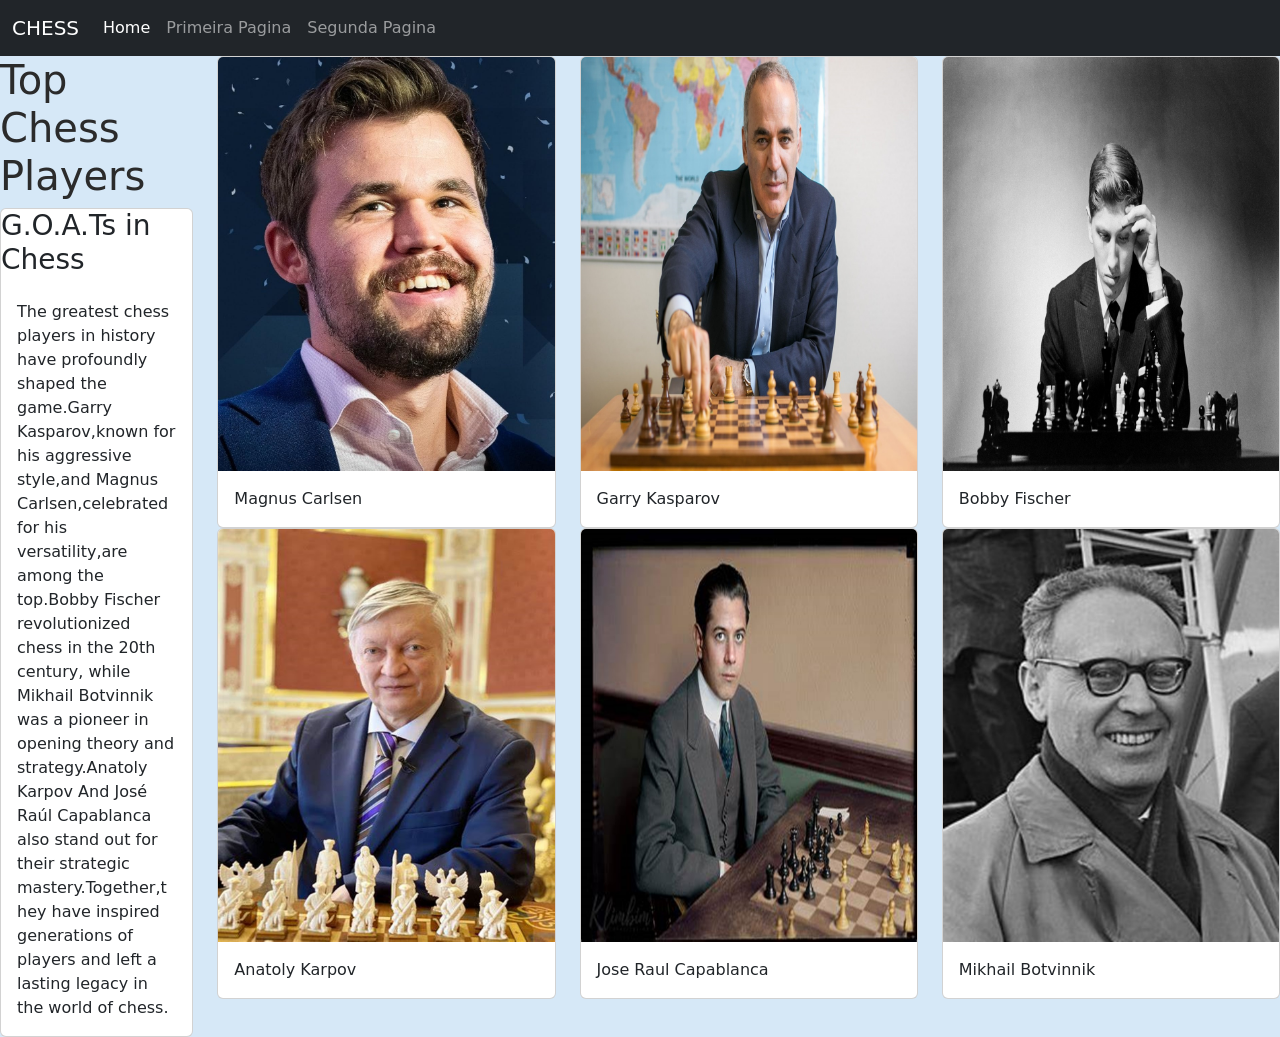
<file: HTML_CSS/chess_website/projeto final/index3.html>
<!DOCTYPE html>
<html>
<head>
	<meta charset="utf-8">
	<meta name="viewport" content="width=device-width, initial-scale=1">
	<title>Chess players</title>
	<link href="https://cdn.jsdelivr.net/npm/bootstrap@5.3.0/dist/css/bootstrap.min.css" rel="stylesheet">

	<style type="text/css">
        body {
        	background-color: #d6e8f7;
        }

		header {
			
            color: #2b2b2b; /* Define a cor do texto */
            text-align: left;
            font-size: 1rem;
		}

		

	</style>
</head>
<body>
	<nav class="navbar navbar-expand-lg bg-dark" data-bs-theme="dark">
	  <div class="container-fluid">
	    <a class="navbar-brand" href="#">CHESS</a>
	    <button class="navbar-toggler" type="button" data-bs-toggle="collapse" data-bs-target="#navbarNav" aria-controls="navbarNav" aria-expanded="false" aria-label="Toggle navigation">
	      <span class="navbar-toggler-icon"></span>
	    </button>
	    <div class="collapse navbar-collapse" id="navbarNav">
	      <ul class="navbar-nav">
	        <li class="nav-item">
	          <a class="nav-link active" aria-current="page" href="index.html">Home</a>
	        </li>
	        <li class="nav-item">
	          <a class="nav-link" href="index2.html">Primeira Pagina</a>
	        </li>
	        <li class="nav-item">
	          <a class="nav-link" href="index3.html">Segunda Pagina</a>
	        </li>	       
	      </ul>
	    </div>
	  </div>
	</nav>
	<header class="row">
		<div class="col-md-2">
			
			<!-- <img src="" class="card-img-top" alt="..."> -->
			<div class="justify-content-start">
				<h1>Top Chess Players</h1>
							
					<div class="card" style="width: 100%">
						<h3>G.O.A.Ts in Chess</h3>	
						<div class="card-body">
							    <p class="card-text">
							    The greatest chess players in history have profoundly shaped the game.Garry Kasparov,known for his aggressive style,and Magnus Carlsen,celebrated for his versatility,are among the top.Bobby Fischer revolutionized chess in the 20th century, while Mikhail Botvinnik was a pioneer in opening theory and strategy.Anatoly Karpov And José Raúl Capablanca also stand out for their strategic mastery.Together,they have inspired generations of players and left a lasting legacy in the world of chess.</p>
						</div>
					</div>				
			</div>
		</div>					
		<div class="col-md-10">
			<div class="row">	
				<div class="col-md-4">	
					<div class="card" style="width: 100%">
	         		  <img src="top players/magnus.jpg" class="card-img-top" alt="...">
					  <div class="card-body">
					    <p class="card-text">Magnus Carlsen</p>
					  </div>
					</div>
				</div>


				<div class="col-md-4">	
					<div class="card" style="width: 100%">
	         		  <img src="top players/garry.jpg" class="card-img-top" alt="...">
					  <div class="card-body">
					    <p class="card-text">Garry Kasparov</p>
					  </div>
					</div>
				</div>

				<div class="col-md-4">	
					<div class="card" style="width: 100%">
	         		  <img src="top players/bobby.jpg" class="card-img-top" alt="...">
					  <div class="card-body">
					    <p class="card-text">Bobby Fischer</p>
					  </div>
					</div>
				</div>

				<div class="col-md-4">	
					<div class="card" style="width: 100%">
	         		  <img src="top players/anatoly.jpg" class="card-img-top" alt="...">
					  <div class="card-body">
					    <p class="card-text">Anatoly Karpov </p>
					  </div>
					</div>
				</div>

				<div class="col-md-4">	
					<div class="card" style="width: 100%">
	         		  <img src="top players/jose.jpg" class="card-img-top" alt="...">
					  <div class="card-body">
					    <p class="card-text">Jose Raul Capablanca</p>
					  </div>
					</div>
				</div>

				<div class="col-md-4">	
					<div class="card" style="width: 100%">
	         		  <img src="top players/mikhail.jpg" class="card-img-top" alt="...">
					  <div class="card-body">
					    <p class="card-text">Mikhail Botvinnik</p>
					  </div>
					</div>
				</div>
			</div>				
		</div>	
	</header>

</body>
</html>
</file>
<file: HTML_CSS/peanuts_websites/Amendoims/Menu.css>
*{
   margin: 0;
   padding: 0;
}
.menu{
   list-style:none;
   background-color: rgba(255, 255, 255, 0.5);
   float:right;
}
.menu li{
   position:relative;
   float:left;
   border-right:1px solid #c0c0c0;
}
.menu li a{
   color:#333;
   text-decoration:none;
   padding:5px 10px;
   display:block;
}
.menu li a:hover{
   background:#333;
   color: #fff;
   text-shadow: 0px 0px 5px #fff;
}
.menu li ul{
   position:absolute;
   top: 25px;
   left: 0;
   background-color: #fff;
   display: none;
}
.menu li:hover ul{
   display: block;
}
.menu li ul li{
   border: 1px solid #c0c0c0;
   display: block;
   width: 150px;
}
</file>
<file: HTML_CSS/best_fruits/estrutura.css>
* {
         box-sizing: border-box;
      }

  	 	body{
  	 		margin: 0px;
        background-color:#BCCC75;
  	 	}
  	 	header  
  	 	   {
  	 	   	background-image: url('img/frutas.jpeg');  	 		
  	 		background-size: cover;
  	 		padding: 20px 60px;
  	 		text-align: center;
  	 	}
      .destaque{
        height:300px;
        background-image: url("img/frutas4.jpg");
        background-size: 100%;
        background-attachment: fixed;
      }
      footer {
  text-align: center;
  padding: 3px;
  background-color: #780C1E;
  color: white;
}
      .bloco{
        text-align: center;
      }
      .center {
        display: block;
        margin-left: auto;
        margin-right: auto;
        width: 45%;
}

.box {
  float: left;
  width: 50%;
  padding: 20px;
  height: 300px;
}

.boxComFundo {
      background-image: url('img/frutas8.jpg');
      background-size: 100%;
      transition: width 2s, height 4s;
}

.boxComFundo:hover {
    background-size: 150%;
}

.clearfix::after {
  content: "";
  clear: both;
  display: table;
}
</file>
<file: HTML_CSS/best_fruits/menu.css>
*{
	margin: 0;
	padding: 0;
}


.menu{
  list-style:none;
  background-color: rgba(255, 255, 255, 0.5);
  float:right;
}

.menu li{
  position:relative;
  float:left;
  border-right:1px solid #c0c0c0;
}

.menu li a{
	color:#333; 
	text-decoration:none; 
	padding:5px 10px; 
	display:block;
}

.menu li a:hover{
  background:#333;
  color:#fff;
  text-shadow:0px 0px 5px #fff;
}

.menu li ul{
position:absolute;
top:25px;
left:0;
background-color:#FFF;
display:none;
}

.menu li:hover ul, .menu li.over ul{
   display:block;
}

.menu li ul li{
border:1px solid #c0c0c0;
display:block;
width:150px;
}
</file>
